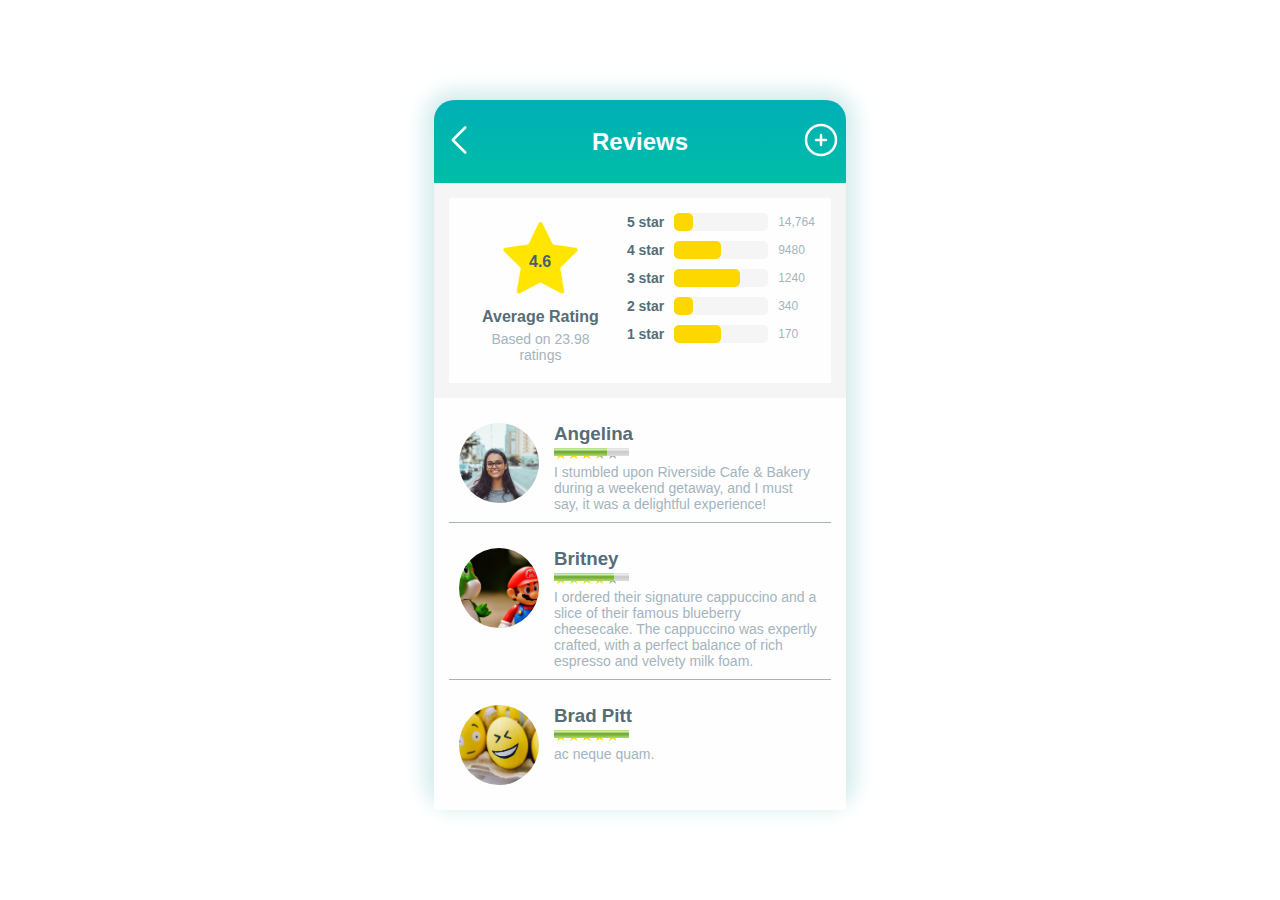
<file: index.html>
<!DOCTYPE html>
<html lang="en">
<head>
  <meta charset="UTF-8">
  <meta http-equiv="X-UA-Compatible" content="IE=edge">
  <meta name="viewport" content="width=device-width, initial-scale=1.0">
  <link href="./style.css" rel="stylesheet">
  <title>Reviews</title>
</head>

<body>
  <div class="container">
    <div class="header">
      <button class="back-btn">
        <svg xmlns="http://www.w3.org/2000/svg" fill="none" viewBox="0 0 24 24" stroke-width="1.5" stroke="#FFFEFE" class="w-6 h-6">
          <path stroke-linecap="round" stroke-linejoin="round" d="M15.75 19.5L8.25 12l7.5-7.5" />
        </svg>
      </button>
      <h2>reviews</h2>
      <button class="add-btn">
        <svg xmlns="http://www.w3.org/2000/svg" fill="none" viewBox="0 0 24 24" stroke-width="1.5" stroke="#FFFEFE" class="w-6 h-6">
          <path stroke-linecap="round" stroke-linejoin="round" d="M12 9v6m3-3H9m12 0a9 9 0 11-18 0 9 9 0 0118 0z" />
        </svg>
      </button>
    </div>

    <div class="rating-wrapper">
      <div class="avg-rating-wrapper">
        <div class="star-img-wrapper">
          <img id="star" class="star-img" src="./resources/star.png"> 
          <h4 class="avg-rating-number">4.5</h4>
        </div>
        <div class="avg-rating-text">
          <h4>Average Rating</h4>
          <p>Based on 23.98 ratings</p>
        </div>
      </div>

      <div class="detail-rating">
        <div class="rating">
          <p>5 star</p>
          <div class="rating-bar"><div class="rating-bar-progress" width="20%"></div></div>
          <p>14,764</p>
        </div>
        <div class="rating">
          <p>4 star</p>
          <div class="rating-bar"><div class="rating-bar-progress" width="50%" ></div></div>
          <p>9480</p>
        </div>
        <div class="rating">
          <p>3 star</p>
          <div class="rating-bar"><div class="rating-bar-progress" width="70%"></div></div>
          <p>1240</p>
        </div>
        <div class="rating">
          <p>2 star</p>
          <div class="rating-bar"><div class="rating-bar-progress" width="20%"></div></div>
          <p>340</p>
        </div>
        <div class="rating">
          <p>1 star</p>
          <div class="rating-bar"><div class="rating-bar-progress" width="50%"></div></div>
          <p>170</p>
        </div>
        
      </div>
    </div>

    <div class="sample-review">
      <div class="sample">
        <img class="user-photo" src="./resources/woman1.jpeg">
        <div class="review-details">
          <h3>Angelina</h3>
          <meter class="rating1" min="0" max="5" value="3.5"></meter>
          <p>I stumbled upon Riverside Cafe & Bakery during a weekend getaway, and I must say, it was a delightful experience!</p>
        </div>
      </div>
      <div class="sample">
        <img class="user-photo" src="./resources/mario.jpeg">
        <div class="review-details">
          <h3>Britney</h3>
          <meter class="rating2" min="0" max="5" value="4"></meter>
          <p>I ordered their signature cappuccino and a slice of their famous blueberry cheesecake. The cappuccino was expertly crafted, with a perfect balance of rich espresso and velvety milk foam.</p>
        </div>
      </div>
      <div class="sample">
        <img class="user-photo" src="./resources/sample3.webp">
        <div class="review-details">
          <h3>Brad Pitt</h3>
          <meter class="rating3" min="0" max="5" value="5"></meter>
          <p>ac neque quam.</p>
        </div>
      </div>
    </div>
  </div>

  <script src="./script.js"></script>
</body>
</html>
</file>
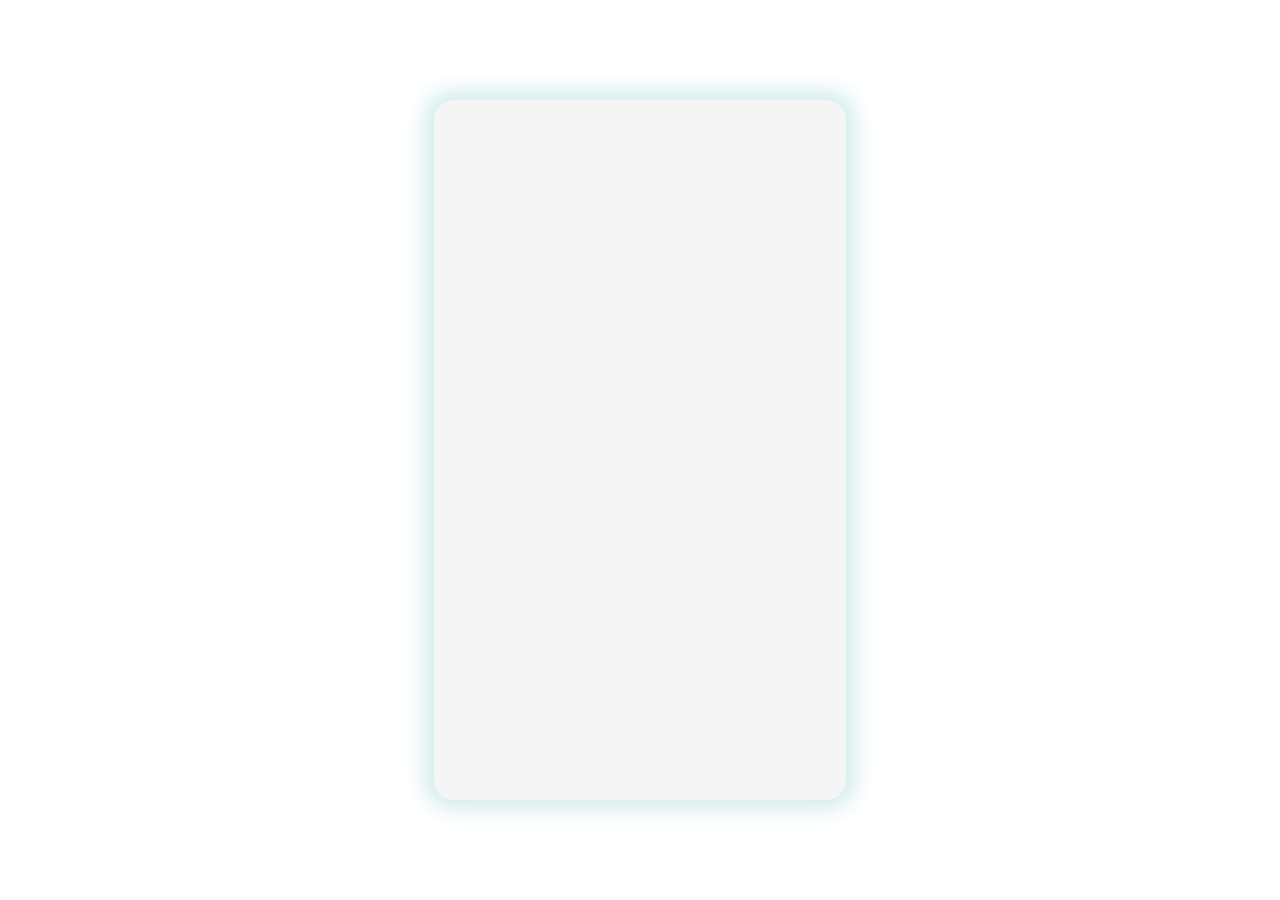
<file: addreview.html>
<!DOCTYPE html>
<html lang="en">
<head>
  <meta charset="UTF-8">
  <meta http-equiv="X-UA-Compatible" content="IE=edge">
  <meta name="viewport" content="width=device-width, initial-scale=1.0">
  <link href="./style.css" rel="stylesheet">
  <title>Add Review</title>
</head>

<body>
  <div class="container">
    <div class="add-review-wrapper">
      
    </div>

  </div>
  
</body>
</html>
</file>
<file: style.css>
:root {
  --bg-color: #FFFEFE;
  --bg-color-2: #F5F5F5;
  --font-color: #4B5E69;
  --font-color-2: #556D78;
  --font-color-3: #A4B4BD;
}

*, *::after, *::before {
  margin: 0;
  padding: 0;
  box-sizing: border-box;
}

body {
  font-family: Calibri, 'Trebuchet MS', sans-serif;
}

.container {
  border-radius: 20px;
  width: 412px;
  height: 700px;
  margin: 100px auto;
  background-color: var(--bg-color-2);
  box-shadow: 0 0 20px 10px #D5ECED;
}

.header {
  display: flex;
  justify-content: space-between;
  padding: 20px 5px;
  background: linear-gradient(#00AFB7, #00BDA6);
  border-radius: 20px 20px 0 0;
}

.header h2 {
  text-transform: capitalize;
  color: #FFFEFE;
  align-self: center;
}

.header svg {
  width: 10%;
  min-width: 40px;
}

.back-btn,
.add-btn {
  border-style: none;
  background: none;
  text-align: left;
  width: 10%;
}

.rating-wrapper {
  background-color: var(--bg-color);
  margin: 15px;
  padding: 10px;
  display: flex;
}

.avg-rating-wrapper {
  text-align: center;
  padding: 10px;
  flex-basis: 45%;
  position: relative;
}

.star-img {
  width: 60%;
  min-width: 40px;
}

.star-img-wrapper {
  position: relative;
}

.avg-rating-number {
  position: absolute;
  top: 35px;  
  left: 60px;
  color: var(--font-color);
  transition: transform .5s;
}

.avg-rating-text h4 {
  color: var(--font-color-2);
  padding-bottom: 5px;
}

.avg-rating-text p {
  font-size: 14px;
  color: var(--font-color-3);
}

.detail-rating {
  flex-basis: 55%;
}

.rating {
  display: flex;
  align-items: center;
  justify-content: space-between;
  padding: 5px;
}

.rating-bar {
  height: 18px;
  width: 50%;
  background-color: gray;
  border-radius: 5px;
}

.rating p:first-child {
  font-size: 14px;
  font-weight: 600;
  color: var(--font-color-2);
}

.rating p:last-child {
  font-size: 12px;
  width: 20%;
  color: var(--font-color-3);
}

.rating .rating-bar {
  background: #F5F5F5;
  position: relative;
}

.rating-bar-progress {
  height: 100%;
  position: absolute;
  top: 0;
  left: 0;
  background: gold;
  border-radius: 5px;
  transition: all 2s;
}

.sample-review {
  background-color: var(--bg-color);
}

.sample {
  padding: 10px;
  margin: 15px;
  display: flex;
  gap: 15px;  
}

.sample:first-child,
.sample:nth-child(2) {
  border-bottom: 1px solid var(--font-color-3);
}

.sample-review {
  overflow-y: scroll;
}

.sample-review img {
  width: 80px;
  height: 80px;
  object-fit: cover;
  border-radius: 40px;
}

.sample h3 {
  color: var(--font-color-2);
}

.sample p {
  font-size: 14px;
  color: var(--font-color-3);
}

.rating1, 
.rating2,
.rating3 {
  position: relative;
  appearance: none;
  display: inline-block;
  vertical-align: baseline;
  font-size: 15px;
}

.rating1::before {
  --percent: calc(3.5/5*100%);
}

.rating2::before {
  --percent: calc(4/5*100%);
}

.rating3::before {
  --percent: calc(5/5*100%);
}

.rating1::before,
.rating2::before,
.rating3::before {
  content: '★★★★★';
  position: absolute;
  top: 0;
  left: 0;
  background: linear-gradient(90deg, gold var(--percent), var(--font-color-3) var(--percent));
  background-clip: text;
  -webkit-background-clip: text;
  color: transparent;
}
</file>
